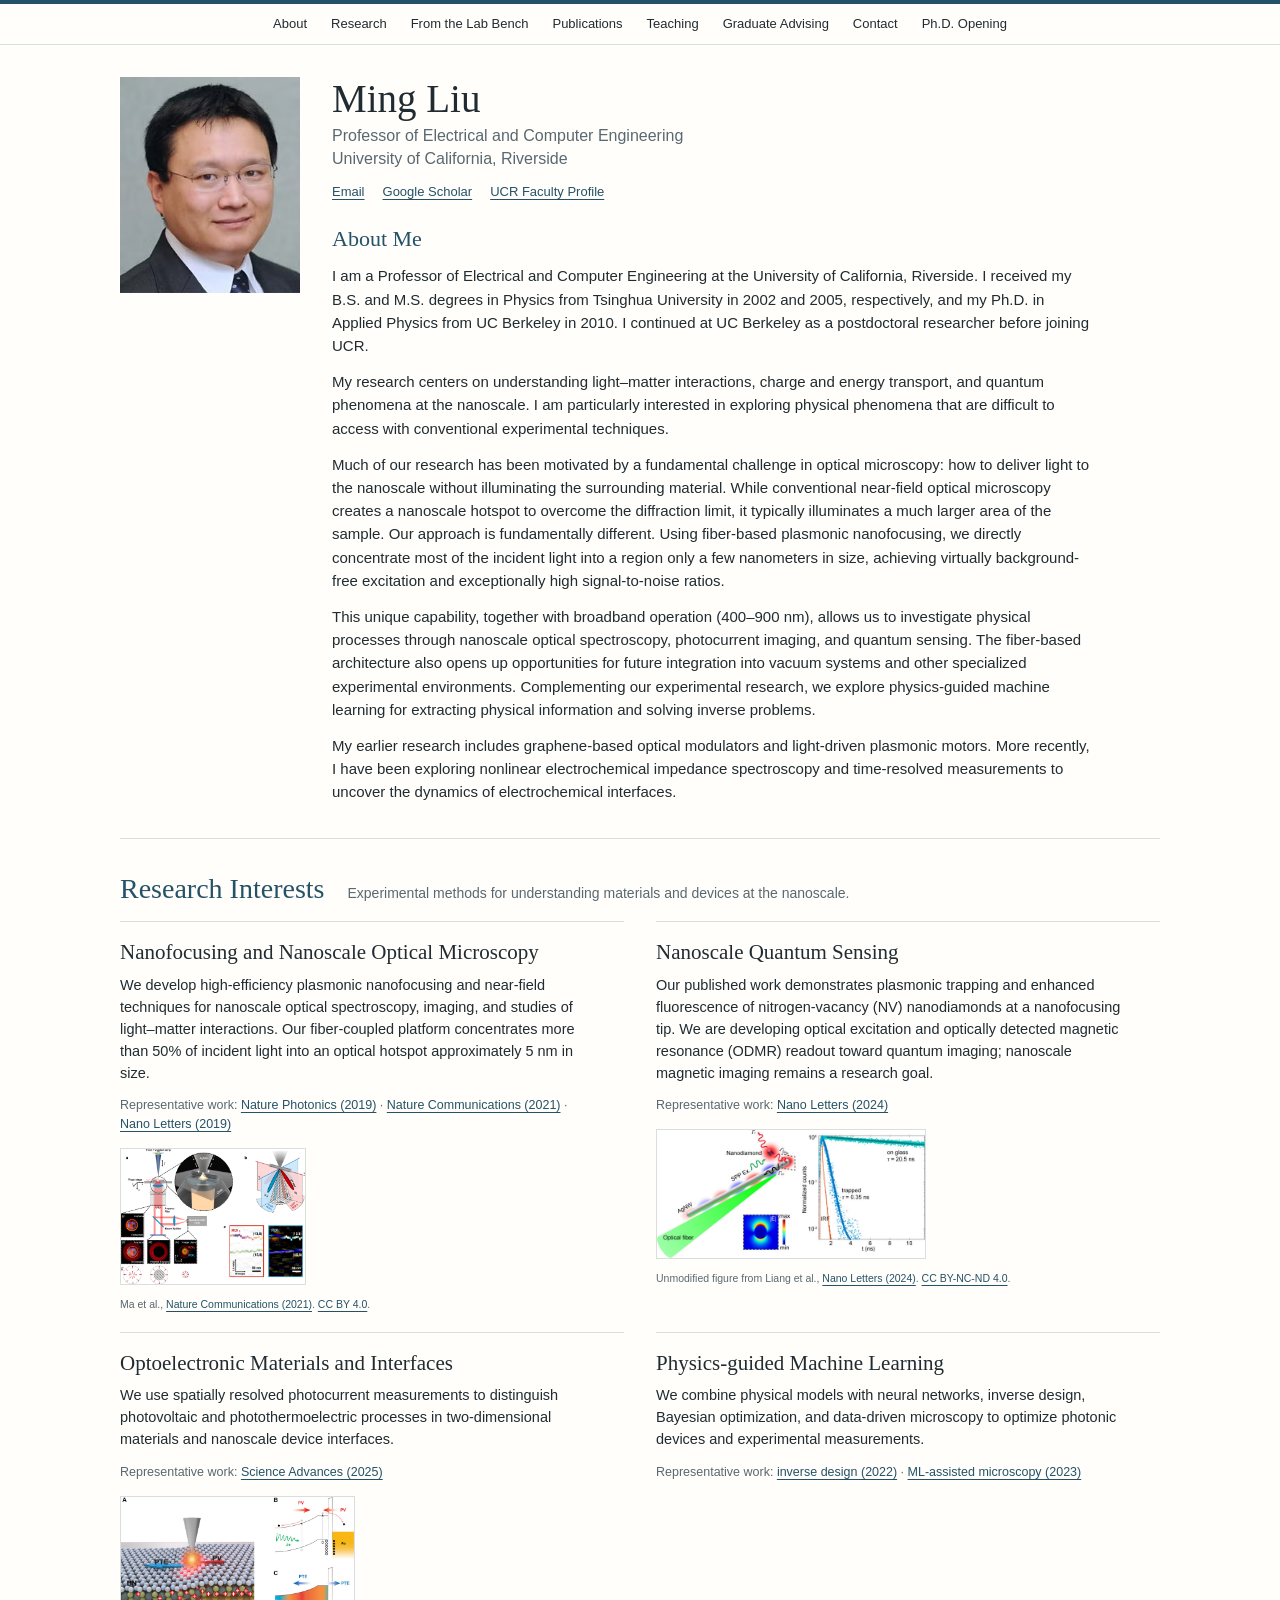
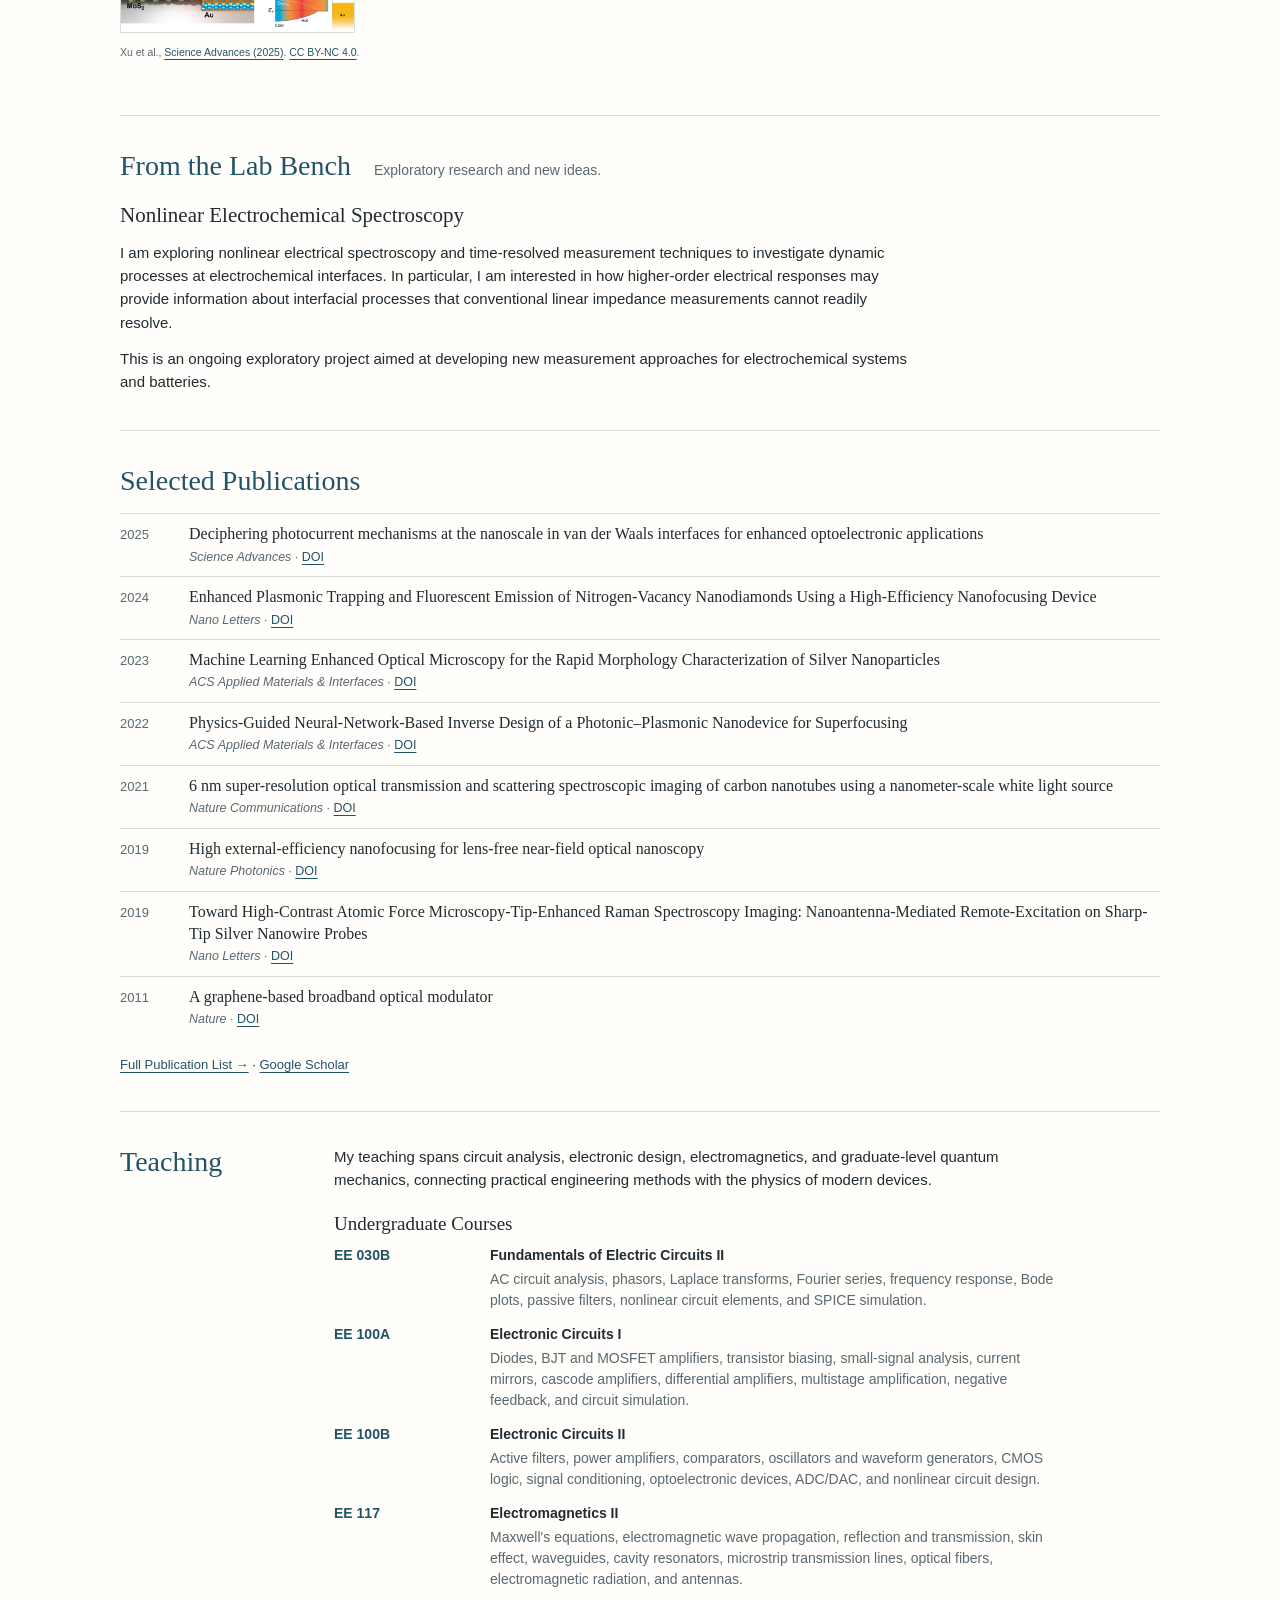
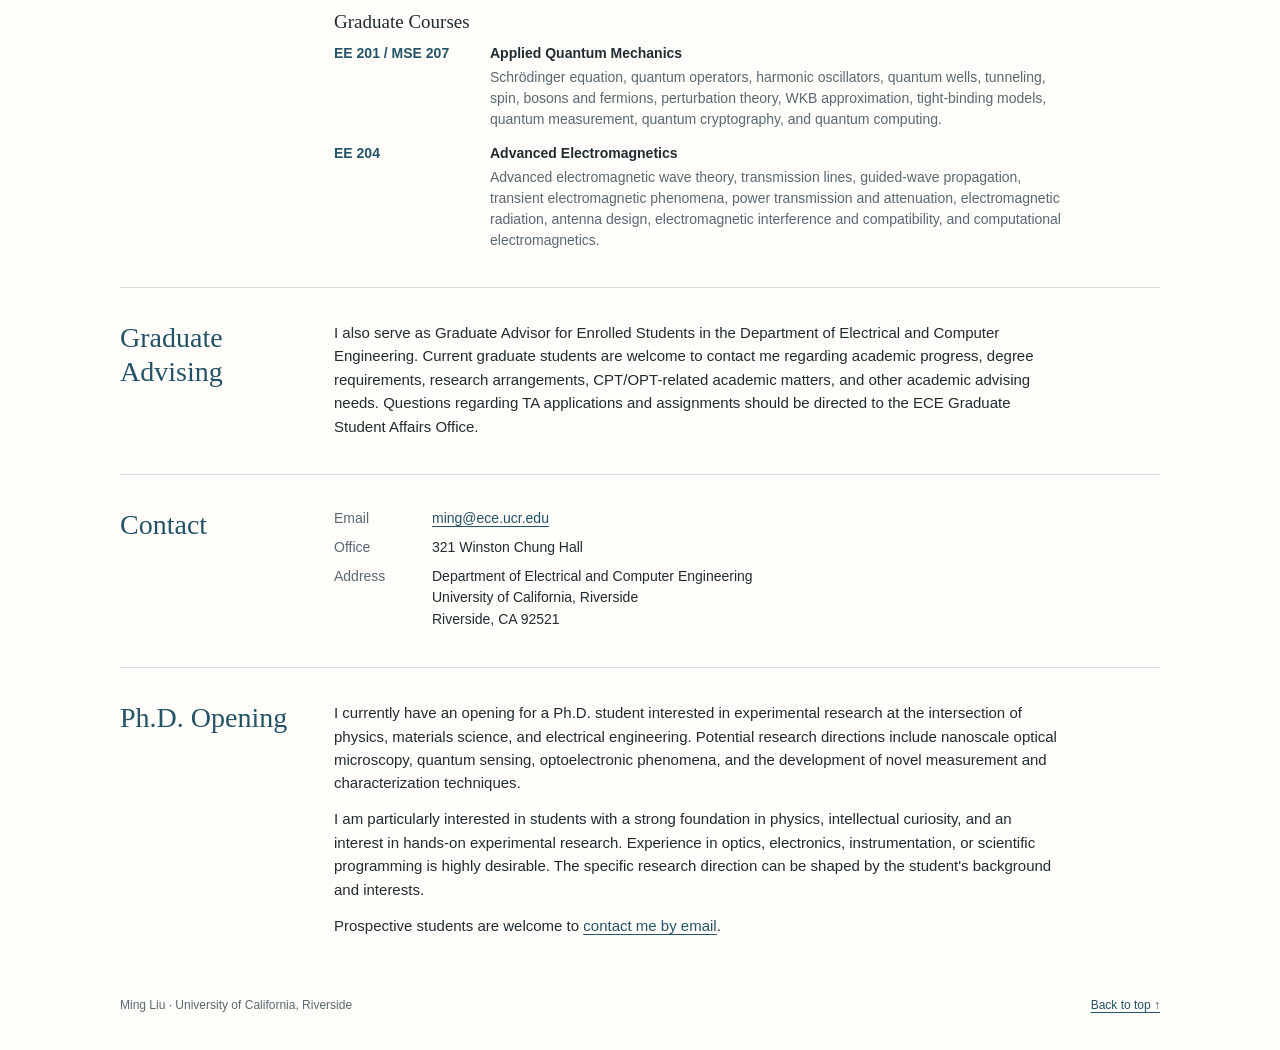
<file: index.html>
<!doctype html>
<html lang="en">
<head>
  <meta charset="utf-8">
  <meta name="viewport" content="width=device-width, initial-scale=1">
  <meta name="description" content="Ming Liu, Professor of Electrical and Computer Engineering at the University of California, Riverside. Research in nanophotonics, nanoscale microscopy, quantum sensing, optoelectronic interfaces, and physics-guided machine learning.">
  <title>Ming Liu | UC Riverside</title>
  <link rel="stylesheet" href="assets/site.css?v=7">
</head>
<body id="top">
  <a class="skip-link" href="#main">Skip to content</a>
  <header class="site-header">
    <nav class="site-nav" aria-label="Main navigation"><ul class="shell">
      <li><a href="#about">About</a></li>
      <li><a href="#research">Research</a></li>
      <li><a href="#lab-bench">From the Lab Bench</a></li>
      <li><a href="#publications">Publications</a></li>
      <li><a href="#teaching">Teaching</a></li>
      <li><a href="#graduate-advising">Graduate Advising</a></li>
      <li><a href="#contact">Contact</a></li>
      <li><a href="#phd-opening">Ph.D. Opening</a></li>
    </ul></nav>
  </header>
  <main class="shell" id="main">
    <section class="about-intro" id="about" aria-labelledby="about-heading">
      <img class="portrait" src="assets/ming-liu.jpg" alt="Portrait of Ming Liu" width="250" height="300">
      <div class="identity">
        <h1 id="about-heading">Ming Liu</h1>
        <p class="affiliation">Professor of Electrical and Computer Engineering<br>University of California, Riverside</p>
        <p class="profile-links"><a href="mailto:ming@ece.ucr.edu">Email</a><a href="https://scholar.google.com/citations?user=1bPwuWgAAAAJ&amp;hl=en">Google Scholar</a><a href="https://profiles.ucr.edu/app/home/profile/mingliu">UCR Faculty Profile</a></p>
      </div>
      <div class="biography">
        <h2>About Me</h2>
        <p>I am a Professor of Electrical and Computer Engineering at the University of California, Riverside. I received my B.S. and M.S. degrees in Physics from Tsinghua University in 2002 and 2005, respectively, and my Ph.D. in Applied Physics from UC Berkeley in 2010. I continued at UC Berkeley as a postdoctoral researcher before joining UCR.</p>
        <p>My research centers on understanding light–matter interactions, charge and energy transport, and quantum phenomena at the nanoscale. I am particularly interested in exploring physical phenomena that are difficult to access with conventional experimental techniques.</p>
        <p>Much of our research has been motivated by a fundamental challenge in optical microscopy: how to deliver light to the nanoscale without illuminating the surrounding material. While conventional near-field optical microscopy creates a nanoscale hotspot to overcome the diffraction limit, it typically illuminates a much larger area of the sample. Our approach is fundamentally different. Using fiber-based plasmonic nanofocusing, we directly concentrate most of the incident light into a region only a few nanometers in size, achieving virtually background-free excitation and exceptionally high signal-to-noise ratios.</p>
        <p>This unique capability, together with broadband operation (400–900 nm), allows us to investigate physical processes through nanoscale optical spectroscopy, photocurrent imaging, and quantum sensing. The fiber-based architecture also opens up opportunities for future integration into vacuum systems and other specialized experimental environments. Complementing our experimental research, we explore physics-guided machine learning for extracting physical information and solving inverse problems.</p>
        <p>My earlier research includes graphene-based optical modulators and light-driven plasmonic motors. More recently, I have been exploring nonlinear electrochemical impedance spectroscopy and time-resolved measurements to uncover the dynamics of electrochemical interfaces.</p>
      </div>
    </section>

    <section class="section" id="research" aria-labelledby="research-heading">
      <div class="section-heading"><h2 id="research-heading">Research Interests</h2><p>Experimental methods for understanding materials and devices at the nanoscale.</p></div>
      <div class="research-grid">
        <article class="research-area">
          <h3>Nanofocusing and Nanoscale Optical Microscopy</h3>
          <p>We develop high-efficiency plasmonic nanofocusing and near-field techniques for nanoscale optical spectroscopy, imaging, and studies of light–matter interactions. Our fiber-coupled platform concentrates more than 50% of incident light into an optical hotspot approximately 5 nm in size.</p>
          <p class="references">Representative work: <a href="https://doi.org/10.1038/s41566-019-0456-9">Nature Photonics (2019)</a> · <a href="https://doi.org/10.1038/s41467-021-27216-5">Nature Communications (2021)</a> · <a href="https://doi.org/10.1021/acs.nanolett.8b03399">Nano Letters (2019)</a></p>
          <figure class="research-figure"><a href="assets/nanofocusing-figure.png" aria-label="View the full nanofocusing research figure"><img src="assets/nanofocusing-figure.png" alt="Silver nanowire probe creating a nanoscale white-light source for optical spectroscopy" width="1200" height="879" loading="lazy"></a><figcaption>Ma et al., <a href="https://doi.org/10.1038/s41467-021-27216-5">Nature Communications (2021)</a>. <a href="https://creativecommons.org/licenses/by/4.0/">CC BY 4.0</a>.</figcaption></figure>
        </article>
        <article class="research-area">
          <h3>Nanoscale Quantum Sensing</h3>
          <p>Our published work demonstrates plasmonic trapping and enhanced fluorescence of nitrogen-vacancy (NV) nanodiamonds at a nanofocusing tip. We are developing optical excitation and optically detected magnetic resonance (ODMR) readout toward quantum imaging; nanoscale magnetic imaging remains a research goal.</p>
          <p class="references">Representative work: <a href="https://doi.org/10.1021/acs.nanolett.4c03163">Nano Letters (2024)</a></p>
          <figure class="research-figure"><a href="assets/nv-nanodiamond-figure.jpg" aria-label="View the full NV-nanodiamond research figure"><img src="assets/nv-nanodiamond-figure.jpg" alt="Published schematic of an NV nanodiamond near a silver nanowire tip and fluorescence-lifetime data" width="666" height="318" loading="lazy"></a><figcaption>Unmodified figure from Liang et al., <a href="https://doi.org/10.1021/acs.nanolett.4c03163">Nano Letters (2024)</a>. <a href="https://creativecommons.org/licenses/by-nc-nd/4.0/">CC BY-NC-ND 4.0</a>.</figcaption></figure>
        </article>
        <article class="research-area">
          <h3>Optoelectronic Materials and Interfaces</h3>
          <p>We use spatially resolved photocurrent measurements to distinguish photovoltaic and photothermoelectric processes in two-dimensional materials and nanoscale device interfaces.</p>
          <p class="references">Representative work: <a href="https://doi.org/10.1126/sciadv.adv7614">Science Advances (2025)</a></p>
          <figure class="research-figure"><a href="assets/photocurrent-figure.jpg" aria-label="View the full photocurrent research figure"><img src="assets/photocurrent-figure.jpg" alt="Near-field photocurrent measurement and photovoltaic and photothermoelectric effects at a MoS2-gold interface" width="747" height="432" loading="lazy"></a><figcaption>Xu et al., <a href="https://doi.org/10.1126/sciadv.adv7614">Science Advances (2025)</a>. <a href="https://creativecommons.org/licenses/by-nc/4.0/">CC BY-NC 4.0</a>.</figcaption></figure>
        </article>
        <article class="research-area">
          <h3>Physics-guided Machine Learning</h3>
          <p>We combine physical models with neural networks, inverse design, Bayesian optimization, and data-driven microscopy to optimize photonic devices and experimental measurements.</p>
          <p class="references">Representative work: <a href="https://doi.org/10.1021/acsami.2c05083">inverse design (2022)</a> · <a href="https://doi.org/10.1021/acsami.3c02448">ML-assisted microscopy (2023)</a></p>
        </article>
      </div>
    </section>

    <section class="section" id="lab-bench" aria-labelledby="lab-bench-heading">
      <div class="section-heading"><h2 id="lab-bench-heading">From the Lab Bench</h2><p>Exploratory research and new ideas.</p></div>
      <div class="bench-detail"><h3>Nonlinear Electrochemical Spectroscopy</h3><p>I am exploring nonlinear electrical spectroscopy and time-resolved measurement techniques to investigate dynamic processes at electrochemical interfaces. In particular, I am interested in how higher-order electrical responses may provide information about interfacial processes that conventional linear impedance measurements cannot readily resolve.</p><p>This is an ongoing exploratory project aimed at developing new measurement approaches for electrochemical systems and batteries.</p></div>
    </section>

    <section class="section" id="publications" aria-labelledby="publications-heading">
      <div class="section-heading"><h2 id="publications-heading">Selected Publications</h2></div>
      <ol class="selected-list">
        <li><span class="pub-year">2025</span><div><span class="pub-title">Deciphering photocurrent mechanisms at the nanoscale in van der Waals interfaces for enhanced optoelectronic applications</span><span class="pub-meta"><cite>Science Advances</cite> · <a href="https://doi.org/10.1126/sciadv.adv7614">DOI</a></span></div></li>
        <li><span class="pub-year">2024</span><div><span class="pub-title">Enhanced Plasmonic Trapping and Fluorescent Emission of Nitrogen-Vacancy Nanodiamonds Using a High-Efficiency Nanofocusing Device</span><span class="pub-meta"><cite>Nano Letters</cite> · <a href="https://doi.org/10.1021/acs.nanolett.4c03163">DOI</a></span></div></li>
        <li><span class="pub-year">2023</span><div><span class="pub-title">Machine Learning Enhanced Optical Microscopy for the Rapid Morphology Characterization of Silver Nanoparticles</span><span class="pub-meta"><cite>ACS Applied Materials &amp; Interfaces</cite> · <a href="https://doi.org/10.1021/acsami.3c02448">DOI</a></span></div></li>
        <li><span class="pub-year">2022</span><div><span class="pub-title">Physics-Guided Neural-Network-Based Inverse Design of a Photonic–Plasmonic Nanodevice for Superfocusing</span><span class="pub-meta"><cite>ACS Applied Materials &amp; Interfaces</cite> · <a href="https://doi.org/10.1021/acsami.2c05083">DOI</a></span></div></li>
        <li><span class="pub-year">2021</span><div><span class="pub-title">6 nm super-resolution optical transmission and scattering spectroscopic imaging of carbon nanotubes using a nanometer-scale white light source</span><span class="pub-meta"><cite>Nature Communications</cite> · <a href="https://doi.org/10.1038/s41467-021-27216-5">DOI</a></span></div></li>
        <li><span class="pub-year">2019</span><div><span class="pub-title">High external-efficiency nanofocusing for lens-free near-field optical nanoscopy</span><span class="pub-meta"><cite>Nature Photonics</cite> · <a href="https://doi.org/10.1038/s41566-019-0456-9">DOI</a></span></div></li>
        <li><span class="pub-year">2019</span><div><span class="pub-title">Toward High-Contrast Atomic Force Microscopy-Tip-Enhanced Raman Spectroscopy Imaging: Nanoantenna-Mediated Remote-Excitation on Sharp-Tip Silver Nanowire Probes</span><span class="pub-meta"><cite>Nano Letters</cite> · <a href="https://doi.org/10.1021/acs.nanolett.8b03399">DOI</a></span></div></li>
        <li><span class="pub-year">2011</span><div><span class="pub-title">A graphene-based broadband optical modulator</span><span class="pub-meta"><cite>Nature</cite> · <a href="https://doi.org/10.1038/nature10067">DOI</a></span></div></li>
      </ol>
      <p class="all-publications"><a href="publications.html">Full Publication List →</a> · <a href="https://scholar.google.com/citations?user=1bPwuWgAAAAJ&amp;hl=en">Google Scholar</a></p>
    </section>

    <section class="section compact" id="teaching" aria-labelledby="teaching-heading">
      <h2 id="teaching-heading">Teaching</h2>
      <div>
        <p>My teaching spans circuit analysis, electronic design, electromagnetics, and graduate-level quantum mechanics, connecting practical engineering methods with the physics of modern devices.</p>
        <h3 class="teaching-level">Undergraduate Courses</h3>
        <dl class="course-list">
          <dt>EE 030B</dt><dd><strong>Fundamentals of Electric Circuits II</strong><span>AC circuit analysis, phasors, Laplace transforms, Fourier series, frequency response, Bode plots, passive filters, nonlinear circuit elements, and SPICE simulation.</span></dd>
          <dt>EE 100A</dt><dd><strong>Electronic Circuits I</strong><span>Diodes, BJT and MOSFET amplifiers, transistor biasing, small-signal analysis, current mirrors, cascode amplifiers, differential amplifiers, multistage amplification, negative feedback, and circuit simulation.</span></dd>
          <dt>EE 100B</dt><dd><strong>Electronic Circuits II</strong><span>Active filters, power amplifiers, comparators, oscillators and waveform generators, CMOS logic, signal conditioning, optoelectronic devices, ADC/DAC, and nonlinear circuit design.</span></dd>
          <dt>EE 117</dt><dd><strong>Electromagnetics II</strong><span>Maxwell's equations, electromagnetic wave propagation, reflection and transmission, skin effect, waveguides, cavity resonators, microstrip transmission lines, optical fibers, electromagnetic radiation, and antennas.</span></dd>
        </dl>
        <h3 class="teaching-level">Graduate Courses</h3>
        <dl class="course-list">
          <dt>EE 201 / MSE 207</dt><dd><strong>Applied Quantum Mechanics</strong><span>Schrödinger equation, quantum operators, harmonic oscillators, quantum wells, tunneling, spin, bosons and fermions, perturbation theory, WKB approximation, tight-binding models, quantum measurement, quantum cryptography, and quantum computing.</span></dd>
          <dt>EE 204</dt><dd><strong>Advanced Electromagnetics</strong><span>Advanced electromagnetic wave theory, transmission lines, guided-wave propagation, transient electromagnetic phenomena, power transmission and attenuation, electromagnetic radiation, antenna design, electromagnetic interference and compatibility, and computational electromagnetics.</span></dd>
        </dl>
      </div>
    </section>
    <section class="section compact" id="graduate-advising" aria-labelledby="advising-heading"><h2 id="advising-heading">Graduate Advising</h2><div><p>I also serve as Graduate Advisor for Enrolled Students in the Department of Electrical and Computer Engineering. Current graduate students are welcome to contact me regarding academic progress, degree requirements, research arrangements, CPT/OPT-related academic matters, and other academic advising needs. Questions regarding TA applications and assignments should be directed to the ECE Graduate Student Affairs Office.</p></div></section>
    <section class="section compact" id="contact" aria-labelledby="contact-heading"><h2 id="contact-heading">Contact</h2><address><dl class="contact-details"><dt>Email</dt><dd><a href="mailto:ming@ece.ucr.edu">ming@ece.ucr.edu</a></dd><dt>Office</dt><dd>321 Winston Chung Hall</dd><dt>Address</dt><dd>Department of Electrical and Computer Engineering<br>University of California, Riverside<br>Riverside, CA 92521</dd></dl></address></section>
    <section class="section compact" id="phd-opening" aria-labelledby="phd-opening-heading">
      <h2 id="phd-opening-heading">Ph.D. Opening</h2>
      <div>
        <p>I currently have an opening for a Ph.D. student interested in experimental research at the intersection of physics, materials science, and electrical engineering. Potential research directions include nanoscale optical microscopy, quantum sensing, optoelectronic phenomena, and the development of novel measurement and characterization techniques.</p>
        <p>I am particularly interested in students with a strong foundation in physics, intellectual curiosity, and an interest in hands-on experimental research. Experience in optics, electronics, instrumentation, or scientific programming is highly desirable. The specific research direction can be shaped by the student's background and interests.</p>
        <p>Prospective students are welcome to <a href="mailto:ming@ece.ucr.edu">contact me by email</a>.</p>
      </div>
    </section>
  </main>
  <footer class="site-footer shell"><span>Ming Liu · University of California, Riverside</span><a href="#top">Back to top ↑</a></footer>
</body>
</html>
</file>
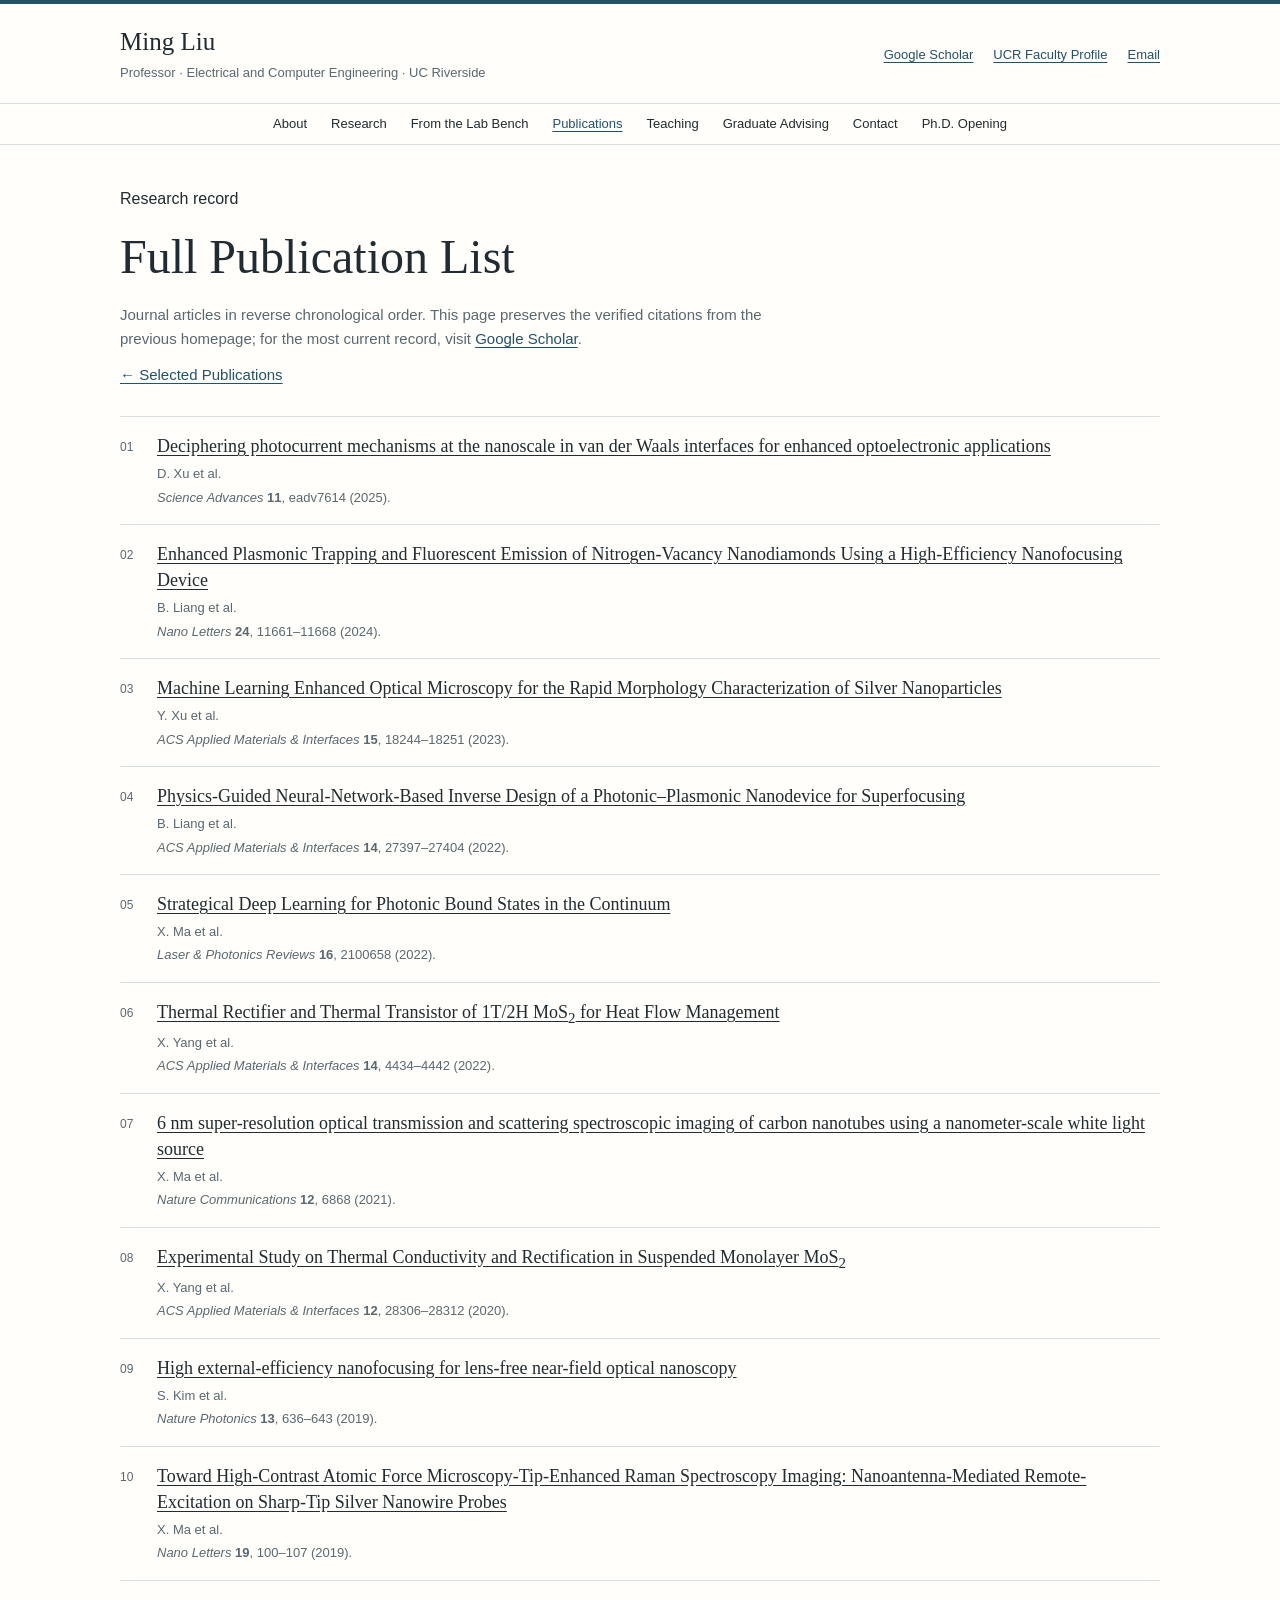
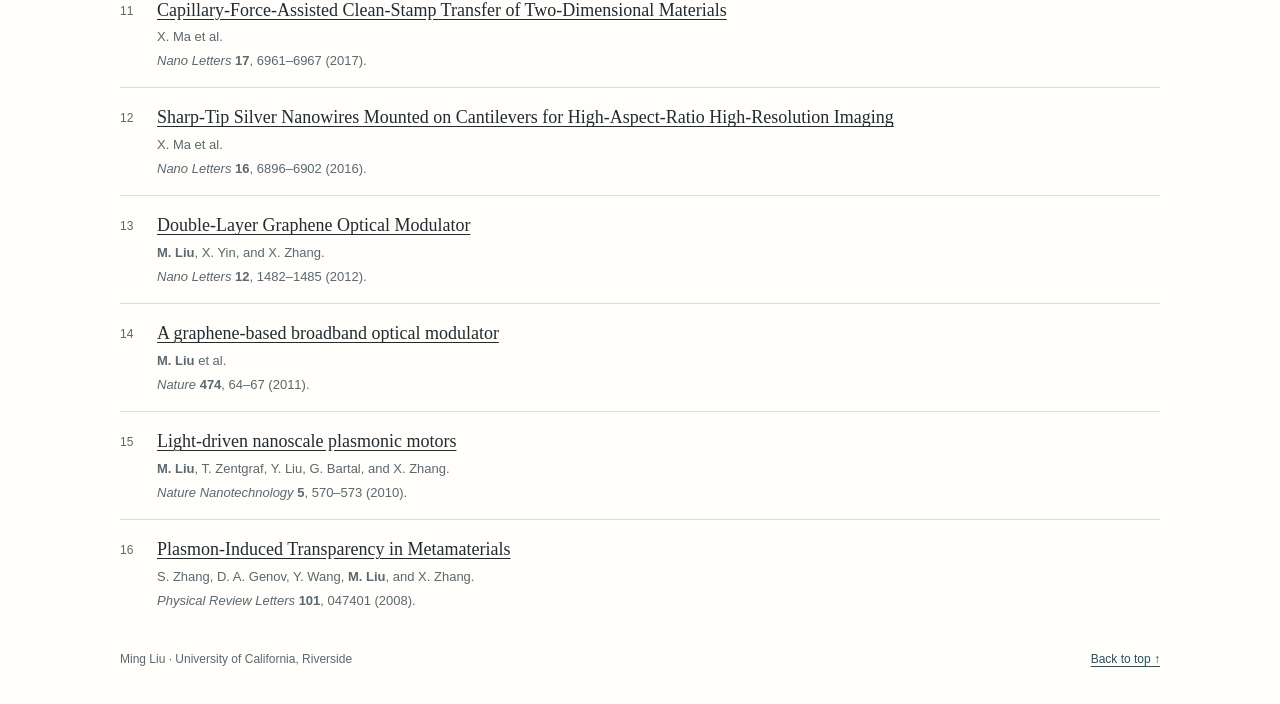
<file: publications.html>
<!doctype html>
<html lang="en">
<head>
  <meta charset="utf-8">
  <meta name="viewport" content="width=device-width, initial-scale=1">
  <meta name="description" content="Full publication list for Ming Liu, Professor of Electrical and Computer Engineering at UC Riverside.">
  <title>Publications | Ming Liu | UC Riverside</title>
  <link rel="stylesheet" href="assets/site.css?v=7">
</head>
<body id="top">
  <a class="skip-link" href="#main">Skip to content</a>
  <header class="site-header">
    <div class="shell topline">
      <div><a class="brand" href="index.html#top">Ming Liu</a><div class="role">Professor · Electrical and Computer Engineering · UC Riverside</div></div>
      <div class="top-links"><a href="https://scholar.google.com/citations?user=1bPwuWgAAAAJ&amp;hl=en">Google Scholar</a><a href="https://profiles.ucr.edu/app/home/profile/mingliu">UCR Faculty Profile</a><a href="mailto:ming@ece.ucr.edu">Email</a></div>
    </div>
    <nav class="site-nav" aria-label="Main navigation"><ul class="shell">
      <li><a href="index.html#about">About</a></li>
      <li><a href="index.html#research">Research</a></li>
      <li><a href="index.html#lab-bench">From the Lab Bench</a></li>
      <li><a href="#publications" aria-current="page">Publications</a></li>
      <li><a href="index.html#teaching">Teaching</a></li>
      <li><a href="index.html#graduate-advising">Graduate Advising</a></li>
      <li><a href="index.html#contact">Contact</a></li>
      <li><a href="index.html#phd-opening">Ph.D. Opening</a></li>
    </ul></nav>
  </header>
  <main class="shell" id="main">
    <header class="inner-hero"><div class="eyebrow">Research record</div><h1 id="publications">Full Publication List</h1><p>Journal articles in reverse chronological order. This page preserves the verified citations from the previous homepage; for the most current record, visit <a href="https://scholar.google.com/citations?user=1bPwuWgAAAAJ&amp;hl=en">Google Scholar</a>.</p><p><a href="index.html#publications">← Selected Publications</a></p></header>
          <ol class="publications">
            <li class="publication">
              <a class="paper-title" href="https://doi.org/10.1126/sciadv.adv7614">Deciphering photocurrent mechanisms at the nanoscale in van der Waals interfaces for enhanced optoelectronic applications</a>
              <p class="paper-authors">D. Xu et al.</p>
              <p class="paper-venue"><cite>Science Advances</cite> <strong>11</strong>, eadv7614 (2025).</p>
            </li>
            <li class="publication">
              <a class="paper-title" href="https://doi.org/10.1021/acs.nanolett.4c03163">Enhanced Plasmonic Trapping and Fluorescent Emission of Nitrogen-Vacancy Nanodiamonds Using a High-Efficiency Nanofocusing Device</a>
              <p class="paper-authors">B. Liang et al.</p>
              <p class="paper-venue"><cite>Nano Letters</cite> <strong>24</strong>, 11661–11668 (2024).</p>
            </li>
            <li class="publication">
              <a class="paper-title" href="https://doi.org/10.1021/acsami.3c02448">Machine Learning Enhanced Optical Microscopy for the Rapid Morphology Characterization of Silver Nanoparticles</a>
              <p class="paper-authors">Y. Xu et al.</p>
              <p class="paper-venue"><cite>ACS Applied Materials &amp; Interfaces</cite> <strong>15</strong>, 18244–18251 (2023).</p>
            </li>
            <li class="publication">
              <a class="paper-title" href="https://doi.org/10.1021/acsami.2c05083">Physics-Guided Neural-Network-Based Inverse Design of a Photonic–Plasmonic Nanodevice for Superfocusing</a>
              <p class="paper-authors">B. Liang et al.</p>
              <p class="paper-venue"><cite>ACS Applied Materials &amp; Interfaces</cite> <strong>14</strong>, 27397–27404 (2022).</p>
            </li>
            <li class="publication">
              <a class="paper-title" href="https://doi.org/10.1002/lpor.202100658">Strategical Deep Learning for Photonic Bound States in the Continuum</a>
              <p class="paper-authors">X. Ma et al.</p>
              <p class="paper-venue"><cite>Laser &amp; Photonics Reviews</cite> <strong>16</strong>, 2100658 (2022).</p>
            </li>
            <li class="publication">
              <a class="paper-title" href="https://doi.org/10.1021/acsami.1c21226">Thermal Rectifier and Thermal Transistor of 1T/2H MoS<sub>2</sub> for Heat Flow Management</a>
              <p class="paper-authors">X. Yang et al.</p>
              <p class="paper-venue"><cite>ACS Applied Materials &amp; Interfaces</cite> <strong>14</strong>, 4434–4442 (2022).</p>
            </li>
            <li class="publication">
              <a class="paper-title" href="https://doi.org/10.1038/s41467-021-27216-5">6 nm super-resolution optical transmission and scattering spectroscopic imaging of carbon nanotubes using a nanometer-scale white light source</a>
              <p class="paper-authors">X. Ma et al.</p>
              <p class="paper-venue"><cite>Nature Communications</cite> <strong>12</strong>, 6868 (2021).</p>
            </li>
            <li class="publication">
              <a class="paper-title" href="https://doi.org/10.1021/acsami.0c07544">Experimental Study on Thermal Conductivity and Rectification in Suspended Monolayer MoS<sub>2</sub></a>
              <p class="paper-authors">X. Yang et al.</p>
              <p class="paper-venue"><cite>ACS Applied Materials &amp; Interfaces</cite> <strong>12</strong>, 28306–28312 (2020).</p>
            </li>
            <li class="publication">
              <a class="paper-title" href="https://doi.org/10.1038/s41566-019-0456-9">High external-efficiency nanofocusing for lens-free near-field optical nanoscopy</a>
              <p class="paper-authors">S. Kim et al.</p>
              <p class="paper-venue"><cite>Nature Photonics</cite> <strong>13</strong>, 636–643 (2019).</p>
            </li>
            <li class="publication">
              <a class="paper-title" href="https://doi.org/10.1021/acs.nanolett.8b03399">Toward High-Contrast Atomic Force Microscopy-Tip-Enhanced Raman Spectroscopy Imaging: Nanoantenna-Mediated Remote-Excitation on Sharp-Tip Silver Nanowire Probes</a>
              <p class="paper-authors">X. Ma et al.</p>
              <p class="paper-venue"><cite>Nano Letters</cite> <strong>19</strong>, 100–107 (2019).</p>
            </li>
            <li class="publication">
              <a class="paper-title" href="https://doi.org/10.1021/acs.nanolett.7b03449">Capillary-Force-Assisted Clean-Stamp Transfer of Two-Dimensional Materials</a>
              <p class="paper-authors">X. Ma et al.</p>
              <p class="paper-venue"><cite>Nano Letters</cite> <strong>17</strong>, 6961–6967 (2017).</p>
            </li>
            <li class="publication">
              <a class="paper-title" href="https://doi.org/10.1021/acs.nanolett.6b02802">Sharp-Tip Silver Nanowires Mounted on Cantilevers for High-Aspect-Ratio High-Resolution Imaging</a>
              <p class="paper-authors">X. Ma et al.</p>
              <p class="paper-venue"><cite>Nano Letters</cite> <strong>16</strong>, 6896–6902 (2016).</p>
            </li>
            <li class="publication">
              <a class="paper-title" href="https://doi.org/10.1021/nl204202k">Double-Layer Graphene Optical Modulator</a>
              <p class="paper-authors"><strong>M. Liu</strong>, X. Yin, and X. Zhang.</p>
              <p class="paper-venue"><cite>Nano Letters</cite> <strong>12</strong>, 1482–1485 (2012).</p>
            </li>
            <li class="publication">
              <a class="paper-title" href="https://doi.org/10.1038/nature10067">A graphene-based broadband optical modulator</a>
              <p class="paper-authors"><strong>M. Liu</strong> et al.</p>
              <p class="paper-venue"><cite>Nature</cite> <strong>474</strong>, 64–67 (2011).</p>
            </li>
            <li class="publication">
              <a class="paper-title" href="https://doi.org/10.1038/nnano.2010.128">Light-driven nanoscale plasmonic motors</a>
              <p class="paper-authors"><strong>M. Liu</strong>, T. Zentgraf, Y. Liu, G. Bartal, and X. Zhang.</p>
              <p class="paper-venue"><cite>Nature Nanotechnology</cite> <strong>5</strong>, 570–573 (2010).</p>
            </li>
            <li class="publication">
              <a class="paper-title" href="https://doi.org/10.1103/PhysRevLett.101.047401">Plasmon-Induced Transparency in Metamaterials</a>
              <p class="paper-authors">S. Zhang, D. A. Genov, Y. Wang, <strong>M. Liu</strong>, and X. Zhang.</p>
              <p class="paper-venue"><cite>Physical Review Letters</cite> <strong>101</strong>, 047401 (2008).</p>
            </li>
          </ol>
  </main>
  <footer class="site-footer shell"><span>Ming Liu · University of California, Riverside</span><a href="#top">Back to top ↑</a></footer>
</body>
</html>
</file>
<file: assets/site.css>
:root {
  --ink:#202b32;
  --muted:#596871;
  --accent:#245267;
  --line:#d8dfdf;
  --paper:#fffefa;
}
* { box-sizing:border-box; }
html { scroll-behavior:smooth; scroll-padding-top:20px; }
body { margin:0; color:var(--ink); background:var(--paper); font:16px/1.56 -apple-system,BlinkMacSystemFont,"Segoe UI",Arial,sans-serif; }
a { color:var(--accent); text-underline-offset:3px; }
a:hover { text-decoration-thickness:2px; }
a:focus-visible { outline:2px solid var(--accent); outline-offset:4px; }
img { max-width:100%; }
p { margin:0 0 .85em; }
p:last-child { margin-bottom:0; }
h1,h2,h3 { font-family:Georgia,"Times New Roman",serif; font-weight:400; }
.shell { width:min(100% - 64px,1040px); margin-inline:auto; }
.skip-link { position:absolute; left:16px; top:-80px; z-index:10; padding:8px 14px; background:white; }
.skip-link:focus { top:8px; }
.site-header { border-top:4px solid var(--accent); }
.topline { display:flex; align-items:center; justify-content:space-between; gap:28px; padding:24px 0 20px; }
.brand { color:var(--ink); text-decoration:none; font:25px/1.15 Georgia,"Times New Roman",serif; }
.role { margin-top:5px; color:var(--muted); font-size:13px; }
.top-links { display:flex; flex-wrap:wrap; justify-content:flex-end; gap:7px 20px; font-size:13px; }
.top-links a { white-space:nowrap; }
.site-nav { border-bottom:1px solid var(--line); }
.topline+.site-nav { border-top:1px solid var(--line); }
.site-nav ul { display:flex; flex-wrap:wrap; justify-content:center; gap:0 24px; list-style:none; padding:0; margin:0 auto; }
.site-nav a { display:inline-block; padding:10px 0; color:var(--ink); text-decoration:none; font-size:13px; white-space:nowrap; }
.site-nav a:hover,.site-nav a[aria-current="page"] { color:var(--accent); text-decoration:underline; }

.about-intro { display:grid; grid-template-columns:180px minmax(0,1fr); column-gap:32px; padding:32px 0 34px; }
.portrait { grid-row:1 / span 2; display:block; width:180px; height:216px; object-fit:cover; }
.identity h1 { margin:0 0 4px; font-size:39px; line-height:1.13; }
.affiliation { margin:0; color:var(--muted); font-size:16px; line-height:1.42; }
.profile-links { display:flex; flex-wrap:wrap; gap:5px 18px; margin:11px 0 0; font-size:13px; }
.biography { max-width:760px; margin-top:20px; }
.biography h2 { margin:0 0 8px; color:var(--accent); font-size:22px; }
.biography p { font-size:15px; line-height:1.55; }

.section { border-top:1px solid var(--line); padding:33px 0 36px; }
.section-heading { display:flex; flex-wrap:wrap; align-items:baseline; gap:4px 23px; margin-bottom:16px; }
.section-heading h2,.compact h2 { margin:0; color:var(--accent); font-size:28px; line-height:1.2; }
.section-heading p { color:var(--muted); font-size:14px; }
.research-grid { display:grid; grid-template-columns:repeat(2,minmax(0,1fr)); gap:0 32px; }
.research-area { min-width:0; padding:17px 0 20px; border-top:1px solid var(--line); }
.research-area h3 { margin:0 0 8px; font-size:21px; line-height:1.26; }
.research-area>p { max-width:470px; font-size:14.5px; line-height:1.52; }
.references { color:var(--muted); font-size:12.5px !important; line-height:1.5; }
.research-figure { margin:14px 0 0; }
.research-figure>a { display:inline-block; max-width:270px; border:1px solid var(--line); background:white; }
.research-figure img { display:block; width:auto; height:auto; max-width:100%; max-height:135px; }
.research-figure figcaption { max-width:360px; margin-top:4px; color:var(--muted); font-size:10.5px; line-height:1.4; }
.bench-detail { max-width:790px; }
.bench-detail h3 { margin:0 0 9px; font-size:21px; }
.bench-detail p { font-size:15px; }
.selected-list,.publications { list-style:none; padding:0; margin:0; }
.selected-list li { display:grid; grid-template-columns:55px minmax(0,1fr); gap:14px; padding:9px 0; border-top:1px solid var(--line); }
.pub-year { color:var(--muted); font-size:13px; padding-top:2px; }
.pub-title { display:block; font:16px/1.4 Georgia,"Times New Roman",serif; }
.pub-meta { display:block; margin-top:2px; color:var(--muted); font-size:12.5px; }
.pub-meta cite { font-style:italic; }
.all-publications { margin:16px 0 0; font-size:13px; }
.compact { display:grid; grid-template-columns:190px minmax(0,1fr); gap:24px; }
.compact>div { max-width:730px; }
.compact p { font-size:15px; }
.teaching-level { margin:17px 0 7px; font-size:19px; }
.course-list { display:grid; grid-template-columns:140px minmax(0,1fr); gap:13px 16px; margin:0; font-size:14px; }
.course-list dt { color:var(--accent); font-weight:600; }
.course-list dd { margin:0; }
.course-list dd strong,.course-list dd span { display:block; }
.course-list dd strong { color:var(--ink); font-weight:600; }
.course-list dd span { margin-top:2px; color:var(--muted); line-height:1.5; }
.contact-details { display:grid; grid-template-columns:82px minmax(0,1fr); gap:7px 16px; margin:0; font-size:14px; }
.contact-details dt { color:var(--muted); }
.contact-details dd { margin:0; overflow-wrap:anywhere; }
address { font-style:normal; }
.site-footer { display:flex; justify-content:space-between; gap:16px; flex-wrap:wrap; padding:23px 0 35px; color:var(--muted); font-size:12px; }

/* Full publication list */
.inner-hero { padding:42px 0 30px; }
.inner-hero h1 { margin:8px 0; font-size:clamp(35px,4vw,48px); }
.inner-hero p { color:var(--muted); max-width:700px; font-size:15px; }
.publications { counter-reset:papers; }
.publication { position:relative; padding:17px 0 17px 37px; border-top:1px solid var(--line); counter-increment:papers; }
.publication::before { content:counter(papers,decimal-leading-zero); position:absolute; left:0; top:21px; color:var(--muted); font-size:12px; }
.paper-title { color:var(--ink); font:18px/1.42 Georgia,"Times New Roman",serif; }
.paper-title:hover { color:var(--accent); }
.paper-authors,.paper-venue { margin:4px 0 0; color:var(--muted); font-size:13px; line-height:1.5; }
.paper-venue cite { font-style:italic; }

@media(max-width:780px) {
  .shell { width:min(100% - 40px,1040px); }
  .research-grid { gap:0 22px; }
  .about-intro { grid-template-columns:150px minmax(0,1fr); gap:0 24px; }
  .portrait { width:150px; height:180px; }
}
@media(max-width:620px) {
  .shell { width:min(100% - 32px,1040px); }
  .topline { align-items:flex-start; flex-direction:column; gap:9px; padding:18px 0 14px; }
  .top-links { justify-content:flex-start; }
  .site-nav ul { gap:0 15px; }
  .site-nav a { padding:7px 0; font-size:12px; }
  .about-intro { grid-template-columns:92px minmax(0,1fr); column-gap:17px; padding:24px 0 27px; }
  .portrait { grid-row:1; width:92px; height:111px; }
  .identity h1 { font-size:34px; }
  .affiliation { font-size:13px; }
  .profile-links { gap:3px 12px; margin-top:7px; font-size:12px; }
  .biography { grid-column:1/-1; margin-top:18px; }
  .biography h2 { font-size:21px; }
  .biography p { font-size:14px; }
  .section { padding:27px 0 30px; }
  .section-heading h2,.compact h2 { font-size:25px; }
  .research-grid { grid-template-columns:1fr; }
  .research-area { padding:15px 0 17px; }
  .research-area h3 { font-size:20px; }
  .research-figure>a { max-width:240px; }
  .compact { grid-template-columns:1fr; gap:12px; }
  .course-list { grid-template-columns:1fr; gap:0; }
  .course-list dt:not(:first-child) { margin-top:13px; }
  .course-list dd { margin-top:2px; }
}
@media(prefers-reduced-motion:reduce) { html { scroll-behavior:auto; } }
@media print {
  body { font-size:11pt; }
  .shell { width:100%; }
  .site-nav,.skip-link,.site-footer a { display:none; }
  .research-area,.publication { break-inside:avoid; }
}
</file>
